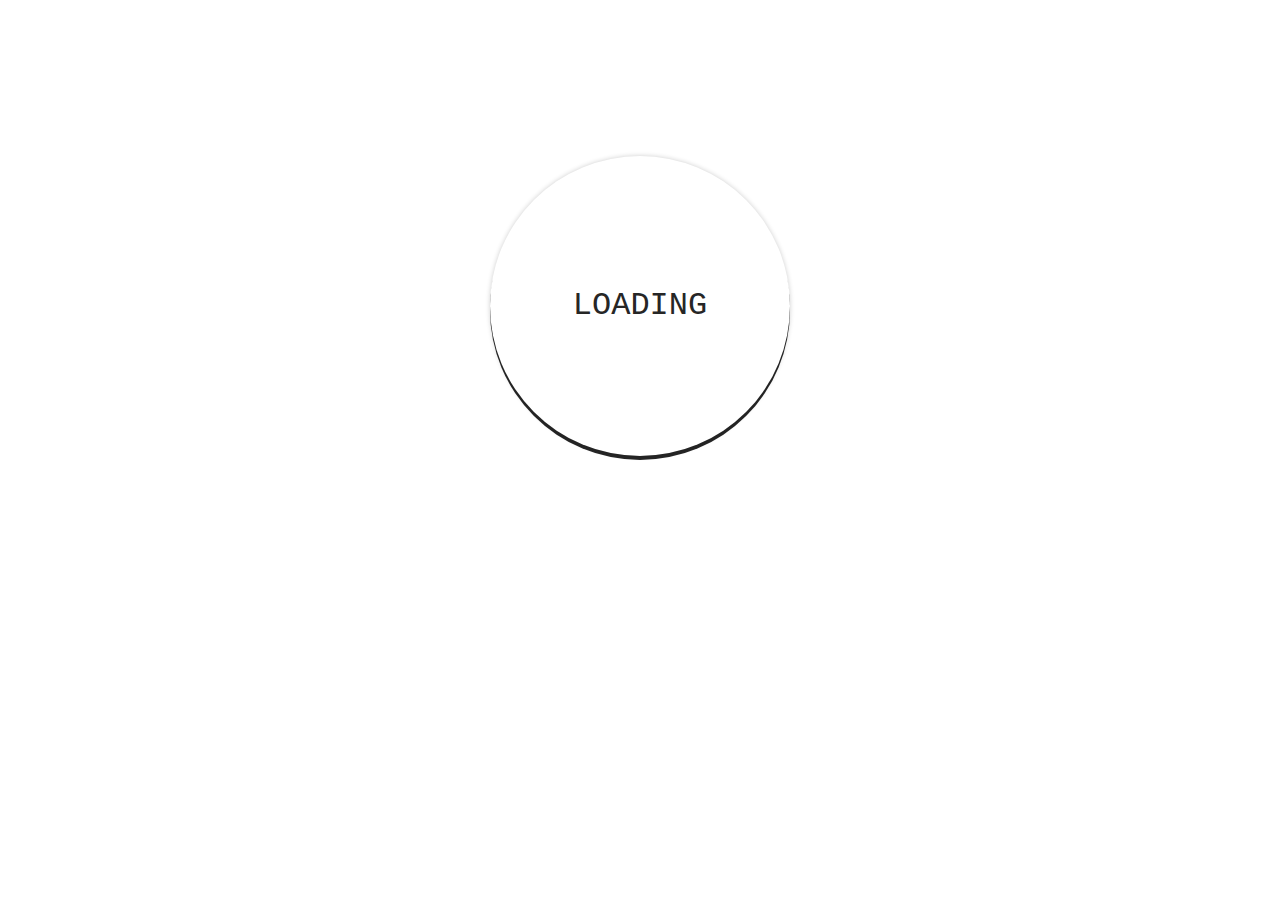
<file: index.html>
<!DOCTYPE html>
<html lang="en">
<head>
    <meta charset="UTF-8">
    <meta name="viewport" content="width=device-width, initial-scale=1.0">
    <link rel="shortcut icon" href="heroimg.png" type="image/x-icon">
    <link rel="stylesheet" href="loading.css"> 
    <title>Loading...</title>
</head>
<body>
    <div class="center">
        <div class="text">LOADING</div>
        <div class="ring"></div>
    </div>
    <script src="loading.js"></script>
</body>
</html>
</file>
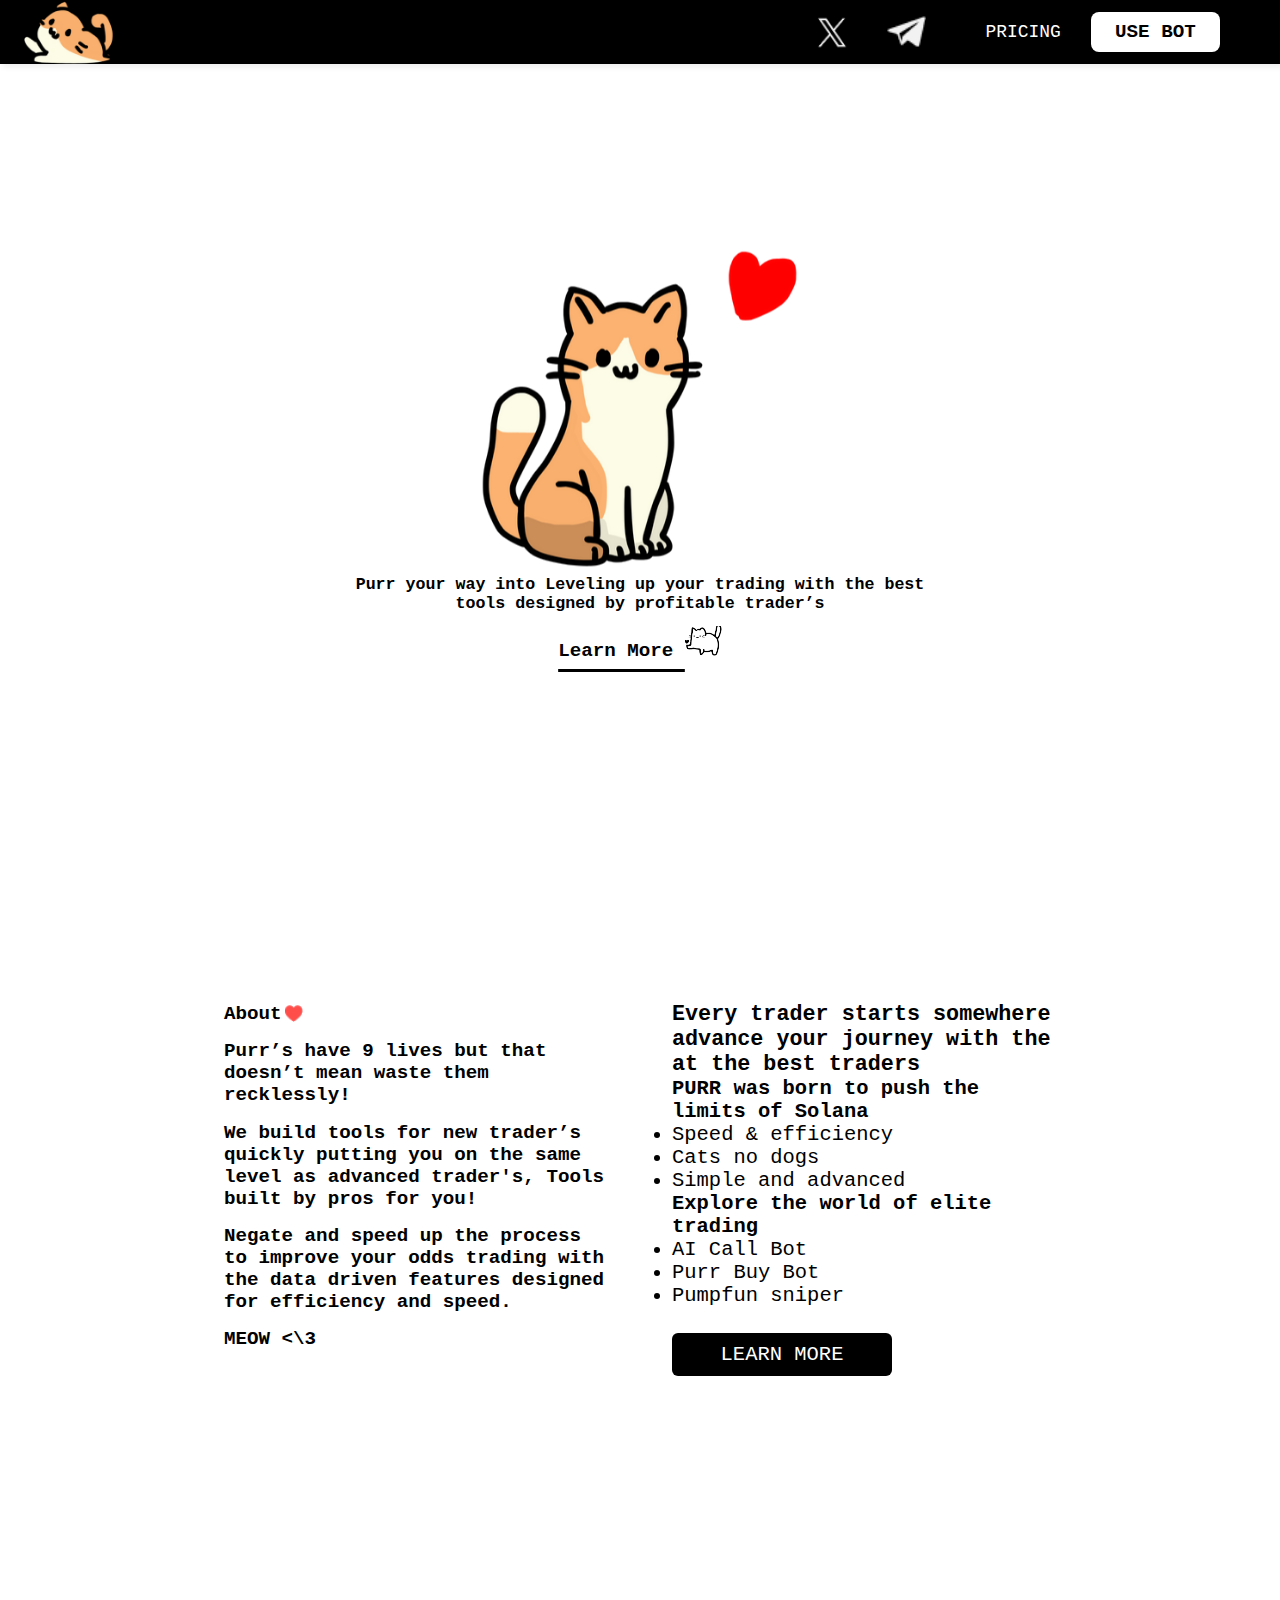
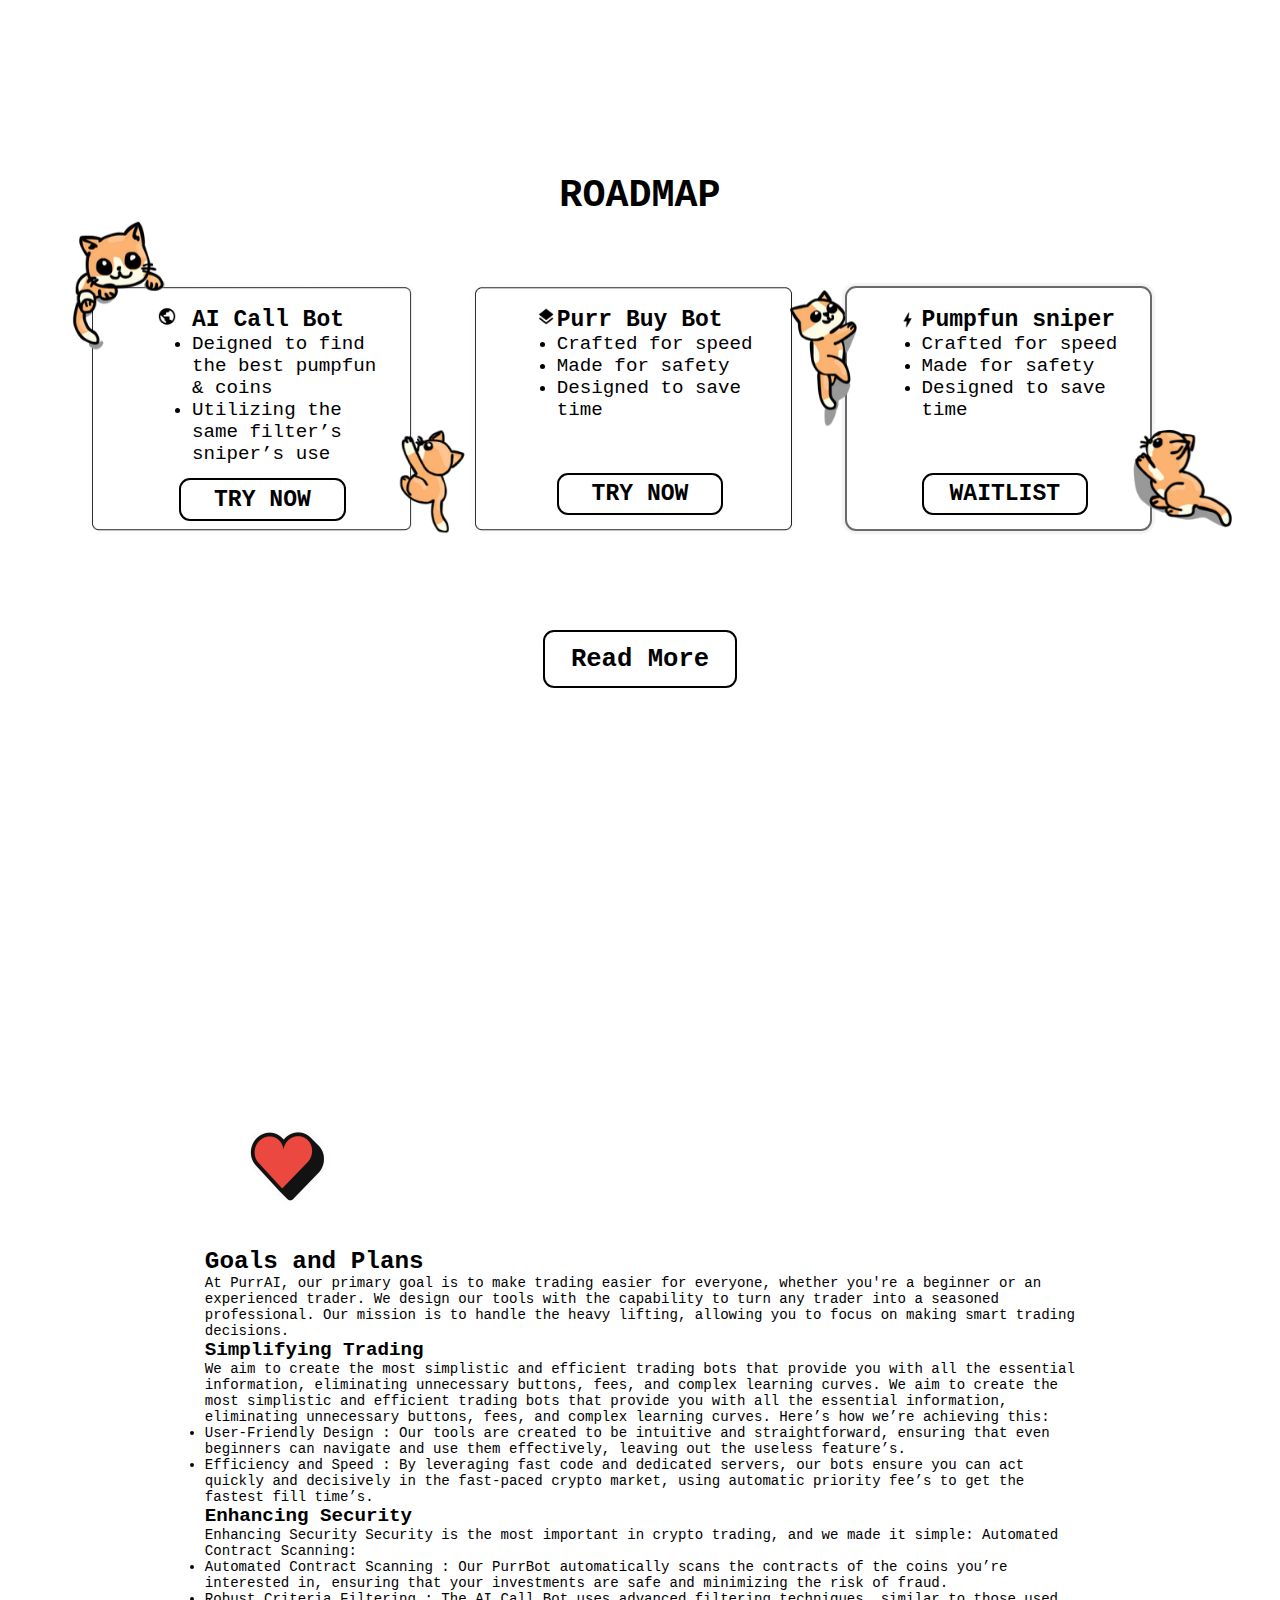
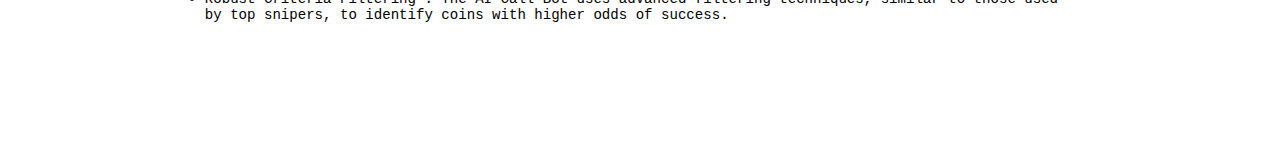
<file: mc.html>
<!DOCTYPE html>
<html lang="en">

<head>
    <meta charset="UTF-8">
    <meta name="viewport" content="width=device-width, initial-scale=1.0">
    <link rel="shortcut icon" href="images/heroimg.png" type="image/x-icon">
    <link rel="stylesheet" href="style.css">
    <title>PurrAI</title>
</head>

<body>
    <nav>
        <ul class="sidebar">
            <li style="padding-top: 10vw;" onclick=hideSidebar()><a href="#"><svg xmlns="http://www.w3.org/2000/svg"
                        height="36px" viewBox="0 -960 960 960" width="40px" fill="white">
                        <path
                            d="m251.33-204.67-46.66-46.66L433.33-480 204.67-708.67l46.66-46.66L480-526.67l228.67-228.66 46.66 46.66L526.67-480l228.66 228.67-46.66 46.66L480-433.33 251.33-204.67Z" />
                    </svg></li></a>
            <li><a class="sidebrmnu sdbrmnu1" href="#">TWITTER</li></a>
            <li><a class="sidebrmnu" href="#">TELEGRAM</li></a>
            <li><a class="sidebrmnu" href="#">PRICING</li></a>
            <li><a class="sidebrmnu" href="#">USE BOT</li> </a>
        </ul>
        <ul>
            <li><a class="pz" href="#"><img src="images/logo.png" alt="" class="logo"></li></a>
            <li><a class="pz hideOnMobile" href="#" class="hideOnMobile"><img style="width: 4vw;"
                        src="images/Button - x.com.png" alt=""></li></a>
            <li><a href="#" class="hideOnMobile"><img style="width: 3vw;" src="images/tele.png" alt=""></li></a>
            <li><a href="#" class="hideOnMobile">PRICING</li></a>
            <li class="blkwt"><a href="#" class="hideOnMobile">USE BOT</li> </a>
            <li class="bur" onclick=showSidebar()><a href="#"><svg xmlns="http://www.w3.org/2000/svg" height="40px"
                        viewBox="0 -960 960 960" width="40px" fill="white">
                        <path
                            d="M120-240v-66.67h720V-240H120Zm0-206.67v-66.66h720v66.66H120Zm0-206.66V-720h720v66.67H120Z" />
                    </svg></a></li>
        </ul>
    </nav>
    <main>
        <section id="sec1">
            <div class="hero">
                <div class="heroimgd"><img class="heroimg jelly" src="images/heroimg.png" alt=""></div>
                <div class="htext1">Purr your way into Leveling up your trading with the best tools designed by
                    profitable trader’s</div>
                <a href="#">
                    <div class="htext2">Learn More <img src="images/image 1.png" alt=""></div>
                </a>
            </div>
        </section>
        <section id="sec2">
            <div class="about">
                <div class="ab-l">
                    <div>About <img class="hrt jelly2" src="images/heart.png" alt="">
                    </div>
                    <div>Purr’s have 9 lives but that doesn’t mean waste them recklessly!</div>
                    <div>We build tools for new trader’s quickly putting you on the same level as advanced trader's,
                        Tools built by pros for you! </div>
                    <div>Negate and speed up the process to improve your odds trading with the data driven features
                        designed for efficiency and speed.
                    </div>
                    <div>MEOW <\3 </div>
                    </div>
                    <div class="ab-r">
                        <div class="bhead">Every trader starts somewhere advance your journey with the at the best
                            traders</div>
                        <div style="font-weight: 800;">PURR was born to push the limits of Solana</div>
                        <div>
                            <ul>
                                <li>Speed & efficiency</li>
                                <li>Cats no dogs</li>
                                <li>Simple and advanced</li>
                            </ul>
                        </div>
                        <div style="font-weight: 800;">Explore the world of elite trading</div>
                        <div>
                            <ul>
                                <li>AI Call Bot</li>
                                <li>Purr Buy Bot</li>
                                <li>Pumpfun sniper</li>
                            </ul>
                        </div>
                        <a href="#">
                            <div class="lm">LEARN MORE</div>
                        </a>
                    </div>
                </div>
        </section>
        <section id="sec3">
            <div class="roadmap">
                <div class="rdmp">ROADMAP</div>
                <div class="sec3imgs">
                    <div><img class="g1" src="images/g1.png" alt=""></div>
                    <div><img class="g2" src="images/g2.png" alt=""></div>
                    <div><img class="g3" src="images/g3.png" alt=""></div> 
                    <div class="g3box"></div>
                </div>
                <div class="s3imgdta">
                    <div class="chwl">
                        <div class="sec3dh">AI Call Bot</div>
                        <div>
                            <ul class="sec3ul">
                                <li class="sec3li">Deigned to find the best pumpfun & coins</li>
                                <li class="sec3li">Utilizing the same filter’s sniper’s use</li>
                            </ul>
                        </div>
                        <a href="#"><div class="sec3btn">TRY NOW</div></a>
                    </div>
                    <div>
                        <div class="sec3dh">Purr Buy Bot</div>
                        <div class="chwl">
                            <ul class="sec3ul">
                                <li class="sec3li">Crafted for speed</li>
                                <li class="sec3li">Made for safety</li>
                                <li class="sec3li">Designed to save time</li>
                            </ul>
                        </div>
                        <a href="#"><div class="sec3btn extm">TRY NOW</div></a>
                    </div>
                    <div class="chwl">
                        <div class="sec3dh">Pumpfun sniper</div>
                        <div>
                            <ul class="sec3ul">
                                <li class="sec3li">Crafted for speed</li>
                                <li class="sec3li">Made for safety</li>
                                <li class="sec3li">Designed to save time</li>
                            </ul>
                        </div>
                        <a href="#"><div class="sec3btn extm qnai">WAITLIST</div></a>
                    </div>
                </div>
                <a href="#"><div class="readmore">Read More</div></a>
            </div>
        </section>
        <section id="sec4">
            <div class="last">
                <div><img class="jelly2" src="images/heart2.png" alt="" class="heart2"></div>
                <div class="lhd">Goals and Plans</div>
                <div class="footertxt">At PurrAI, our primary goal is to make trading easier for everyone, whether you're a beginner or an
                    experienced trader. We design our tools with the capability to turn any trader into a seasoned
                    professional. Our mission is to handle the heavy lifting, allowing you to focus on making smart
                    trading decisions.</div>
                <div class="lhd2">Simplifying Trading</div>
                <div class="footertxt">We aim to create the most simplistic and efficient trading bots that provide you with all the
                    essential information, eliminating unnecessary buttons, fees, and complex learning curves.
                    We aim to create the most simplistic and efficient trading bots that provide you with all the
                    essential information, eliminating unnecessary buttons, fees, and complex learning curves. Here’s
                    how we’re achieving this:
                </div>
                <div>
                    <ul>
                        <li>
                            User-Friendly Design <span class="footertxt">: Our tools are created to be intuitive and straightforward, ensuring
                            that even beginners can navigate and use them effectively, leaving out the useless
                            feature’s.</span>
                        </li>
                        <li>Efficiency and Speed <span class="footertxt">: By leveraging fast code and dedicated servers, our bots ensure you can
                            act quickly and decisively in the fast-paced crypto market, using automatic priority fee’s
                            to get the fastest fill time’s.</span></li>
                    </ul>
                </div>
                <div class="lhd2">Enhancing Security</div>
                <div class="footertxt">Enhancing Security
                    <span> Security is the most important in crypto trading, and we made it simple:
                    Automated Contract Scanning:</div>
                <div>
                    <ul>
                        <li>
                            Automated Contract Scanning <span class="footertxt">: Our PurrBot automatically scans the contracts of the coins
                            you’re interested in, ensuring that your investments are safe and minimizing the risk of
                            fraud.
                        </li>
                        <li class="endm"> Robust Criteria Filtering <span class="footertxt">: The AI Call Bot uses advanced filtering techniques, similar to
                            those used by top snipers, to identify coins with higher odds of success.</span></li>
                    </ul>
                </div>
            </div>
        </section>
    </main>
    <script src="script.js"></script>
</body>

</html>
</file>
<file: loading.css>
body{
    margin: 0;
    padding: 0;
    font-family: 'Courier New', Courier, monospace;

}
.center{
        position: absolute;
        top: 34%;
        left: 50%;
        transform: translate(-50%, -50%);

}
.ring{
    height: 300px;
    width: 300px;
    border-radius: 50%;
    box-shadow: 0 4px #262626;
    animation: animate 1s linear infinite;
}
.text{
    width: 300px;
    height: 300px;
    border-radius: 50%;
    color: #262626;
    position: absolute;
    top: 0;
    left: 0;
    text-align: center;
    line-height: 300px;
    font-size: 2em;
    background: transparent;
    box-shadow: 0 0 5px rgba(0, 0, 0, 0.2);
}
@keyframes animate{
    0%{
        transform: rotate(0deg);
    }
    100%{
        transform: rotate(360deg);
    }
}
</file>
<file: style.css>
*{
    margin: 0;
    padding: 0;
    font-family: 'Courier New', Courier, monospace;
    box-sizing: border-box;
}
.sidebrmnu{
    font-size: 40px;
    font-weight: 800;
    padding-top: 3vw;
}  
a{
    text-decoration: none;
    color: black; 
    overflow: visible;
}
body{
    min-height: 100vh;
    
}
nav{
    background-color: black;
    color: white;
    box-shadow: 3px 3px 5px rgba(92, 90, 90, 0.1);
    overflow: hidden;
}
nav ul {
    width: 100%;
    list-style: none;
    display: flex;
    align-items: center;
    justify-content: center;
    height: 5vw;
}
.hero{
    height: 90vh;
}
.heroimg {
    width: 25vw;
}
.htext1 {
    width: 49vw;
    font-weight: 900;
    font-size: 1.3vw;
    text-align: center;
}
.jelly:hover{
    animation: jelly .4s infinite;
}
.jelly2{
    animation: jelly .4s infinite;
}
@keyframes jelly {
    0%, 100% {
        transform: scale(1, 1);
    }
    25% {
        transform: scale(1, 0.9);
    }
    50% {
        transform: scale(0.9, 1);
    }
    75% {
        transform: scale(1, 0.95);
    }
}
@keyframes jelly2 {
    0%, 100% {
        transform: scale(1, 1);
    }
    25% {
        transform: scale(1, 0.9);
    }
    50% {
        transform: scale(0.9, 1);
    }
    75% {
        transform: scale(1, 0.95);
    }
}
.htext2 {
    font-size: 1.5vw;
    font-weight: bold;
    /* padding-bottom: 2vw; */
    text-decoration: underline;
    line-height: 6vw;
    text-underline-offset: 1vw;
    text-decoration-thickness: 0.2vw;
    transition: all 0.2s ease;
}
.htext2:hover{
    transform: scale(1.1);
}
nav li{
    
}
nav a{
    height: 100%;
    padding: 0 30px;
    text-decoration: none;
    display: flex;
    align-items: center;
    color: white;
    font-weight: 400;
    font-size: 1.4vw;
    transition: all 0.2s ease;
   
}
nav a:hover{
    transform: scale(1.1);
}
nav a:hover{
    color: #dedbdb;

}
nav li:first-child{
    margin-right: auto; 
}
.sidebar{
    position: fixed;
    top: 0;
    right: 0;
    height: 100vh;
    width: 250px;
    z-index: 999;
    backdrop-filter: blur(10px);
    background-color: black;
    box-shadow: -10px 0 10px rgba(0, 0, 0, 0.1);
    display: none;
    flex-direction: column;
    align-items: flex-start;
    justify-content: flex-start;
}
.sidebar li{
    width: 100%;
    

}
.sidebar a{
    width: 100%;
    color: white;
    font-weight: 600;
}
.bur{
    color: white;
}
.logo {
    width: 8.5vw;
    padding-left: 2vw;
}
.bur{
    display: none;
}
.nav >a>img{
    padding: 0;
}
.pz{
    padding: 0;
}
.blkwt>a {
    color: black;
    background-color: white;
    font-weight: 900;
    padding: 0.7vw 1.9vw;
    border-radius: 8px;
    font-size: 1.5vw;
} 
.blkwt:hover{
    color: black;
}
.hero{
    display: flex;
    flex-direction: column;
    align-items: center;
    justify-content: center;
}
.about{
    display: flex;
    padding-top: 10vw;
    justify-content: center;
    align-self: center;
    gap: 5vw;

}
.hrt {
    width: 1.4vw;
    /* padding-top: 1vw; */
    position: relative;
    top: 0.26vw;
    right: 0.6vw;
}
.lm {
    color: white;
    background-color: black;
    padding: 10px;
    text-align: center;
    width: 220px;
    margin-top: 2vw;
    transition: all 0.2s ease;
    border-radius: 6px;
}
.lm:hover{
    transform: scale(1.1);
    color: black;
    background-color: #fff;
    border: 2px solid black; 
}
#sec2{
    height: 100vh;
}
.ab-l {
    width: 30vw;
    font-size: 1.5vw;
    display: flex;
    flex-direction: column;
    gap: 1.2vw;
    font-weight: 800;
}
.bhead{
        font-size: 1.7vw;
        font-weight: 900;
    
}
.ab-r {
    width: 30vw;
    font-size: 1.6vw;
}
.last {
    width: 68vw;
    display: flex;
    flex-direction: column;
    /* align-items: center; */
    /* justify-content: center; */
    font-size: 1.1vw;  
}
#sec4 {
    display: flex;
    justify-content: center;
    height: 75vh;
    align-items: center;

}
.lhd{
        font-size: 1.9vw;
        font-weight: 900;
    
}
.lhd2{
    font-size: 1.5vw;
    font-weight: 900;
}
#sec3{
    height: 100vh;
    display: flex;
    flex-direction: column;
    align-items: center;
    justify-self: center;
    overflow: hidden;
}
.rdmp {
    font-weight: 800;
    font-size: 3vw;
}
.g1 {
    width: 31vw;
}
.g2 {
    width: 26vw;
    margin-top: 4.8vw;
}
.g3 {
    width: 35vw;
    position: relative;
    top: 5.4vw;
    left: -1vw;
    z-index: 2;
}
.chwl {
    width: 17vw;
} 
.s3imgdta {
    display: flex;
    gap: 11.5vw;
    position: relative;
    bottom: 18.5vw;
    right: 5vw;
    font-size: 1.5vw;
    right: -2vw;
}

.g3box {
    top: 5.3vw;
    border-radius: 11px;
    border: 2.6px solid #6b6969;
    height: 19.15vw;
    width: 24vw;
    position: relative;
    right: 31.5vw;
    box-shadow: 0px 0px 2px 3px rgb(243 243 243);
}
.sec3imgs {
    display: flex;
    justify-content: space-around;
    position: relative;
    left: 13.5vw;
    /* width: 46vw; */
}
.readmore{
    font-size: 2vw;
    font-weight: 700;
    border: 2px solid black;
    padding: 1vw 2vw;
    border-radius: 11px;
    margin-top: -10vw;
    transition: all 0.2s ease;
}
.sec3ul {
    width: 16vw;
}
.sec3dh{
    font-size: 1.8vw;
    font-weight: 800;
}
.sec3btn {
    font-size: 1.8vw;
    font-weight: 800;
    border: 2px solid black;
    padding: 0.5vw 1.5vw;
    border-radius: 11px;
    width: 13vw;
    text-align: center;
    margin-top: 1vw;
    position: relative;
    left: -1vw;
    transition: all 0.2s ease;
}
.qnai{
    transition: all 0.2s ease;
    z-index: 2;
}
.qnai:hover{
    transform: scale(1.1);
}
.sec3btn:hover{
    transform: scale(1.1);  
}
.sec3btn:hover{
    color: white;
    background-color: black;
}
.extm{
    margin-top: 4vw;
    left: 0;
}
.readmore:hover{
    transform: scale(1.1);
    color: white;
    background-color: black;
}
.roadmap{
    display: flex;
    flex-direction: column;
    align-items: center;
    justify-self: center;
}
.endm {
    margin-bottom: 9vw;
}    
@media(max-width: 800px){
    .hideOnMobile{
        display: none;
    }
    .bur{
        display: block;
    }
}  
@media(max-width: 768px){
    .heroimg {
        width: 40vw;
    }
    .htext1 {
        width: 55vw;
        font-weight: 900;
        font-size: 2.3vw;
        text-align: center;
    }
    .htext2 {
        font-size: 2.5vw;
        font-weight: bold;
        /* padding-bottom: 2vw; */
        text-decoration: underline;
        line-height: 6vw;
        text-underline-offset: 1vw;
        text-decoration-thickness: 0.2vw;
        transition: all 0.2s ease;
        padding-top: 1vw;
    }
    nav ul {
        width: 100%;
        list-style: none;
        display: flex;
        align-items: center;
        justify-content: center;
        height: 7vw;
    }
    .logo {
        width: 10.3vw;
        padding-left: 2vw;
    }
    .about {
        display: flex;
        padding-top: 10vw;
        justify-content: center;
        align-self: center;
        gap: 3vw;
    }
    .ab-l {
        width: 36vw;
        font-size: 1.8vw;
        display: flex;
        flex-direction: column;
        gap: 1.2vw;
        font-weight: 800;
    }
    .ab-r {
        width: 32vw;
        font-size: 1.6vw;
    }
    .bhead {
        font-size: 2.25vw;
        font-weight: 900;
    }    
    .rdmp {
        font-weight: 800;
        font-size: 6vw;
    }
    #sec2 {
        height: 100vh;
    }
    #sec4 {
        display: flex;
        justify-content: center;
        height: 51vh;
        align-items: center;
    }
    .endm {
        margin-bottom: 10vw;
    }    
    .last {
        width: 84vw;
        display: flex;
        flex-direction: column;
        /* align-items: center; */
        /* justify-content: center; */
        font-size: 1.6vw;
    }
}
@media(max-width: 480px){
    nav ul {
        width: 100%;
        list-style: none;
        display: flex;
        align-items: center;
        justify-content: center;
        height: 18vw;
    }
    .heroimg {
        width: 90vw;
    }
    .hero {
        display: flex;
        flex-direction: column;
        align-items: center;
        justify-content: flex-start;
        margin-top: 5vw;
    }
    .htext1 {
        width: 90vw;
        font-weight: 900;
        font-size: 7.3vw;
        text-align: left;
    }
    .htext2 {
        font-size: 10.5vw;
        font-weight: bold;
        /* padding-bottom: 2vw; */
        text-decoration: underline;
        line-height: 6vw;
        text-underline-offset: 1vw;
        text-decoration-thickness: 0.2vw;
        transition: all 0.2s ease;
        padding-top: 12vw;
    }  
    .logo {
        width: 22.3vw;
        padding-left: 2vw;
    }
    .about {
        display: flex;
        padding-top: 0;
        justify-content: center;
        align-self: center;
        gap: 8vw;
        flex-direction: column;
        align-items: center;
    }
    .bhead {
        font-size: 5.25vw;
        font-weight: 900;
    }
    .ab-l {
        width: 90vw;
        font-size: 4.6vw;
        display: flex;
        flex-direction: column;
        gap: 1.2vw;
        font-weight: 800;
    }
    .hrt {
        width: 7.4vw;
        /* padding-top: 1vw; */
        position: relative;
        top: 0.26vw;
        right: 0.6vw;
    }
    .ab-r {
        width: 84vw;
        font-size: 5.6vw;
    }
    .bhead {
        font-size: 5.25vw;
        font-weight: 900;
    }
    .ab-r {
        width: 84vw;
        font-size: 5.6vw;
        gap: 2vw;
        display: flex;
        flex-direction: column;
    }
    .lm {
        color: white;
        background-color: black;
        padding: 10px;
        text-align: center;
        width: 220px;
        margin-top: 0vw;  
        transition: all 0.2s ease;
        border-radius: 6px;
        margin-left: 9vw;
    }
    .rdmp {
        font-weight: 800;
        font-size: 15vw;
    }
    .g1 {
        width: 73vw;
        right: 12vw;
        position: relative;
    } 
    .sec3imgs {
        display: flex;
        justify-content: center;
        position: relative;
        left: 13.5vw;
        /* width: 46vw; */
        flex-direction: column;
    }
    .g2 {
        width: 63vw;
        margin-top: 3.8vw;
        position: relative;
        right: 10vw;
    }
    .g3 {
        width: 77vw;
        position: relative;
        top: 12.4vw;
        left: -18vw;
        z-index: 2;
    }
    .g3box {
        top: -33.7vw;
        border-radius: 6px;
        border: 2.6px solid #6b6969;
        height: 46.15vw;
        width: 61vw;
        position: relative;
        right: 8.5vw;
        box-shadow: 0px 0px 2px 3px rgb(243 243 243);
    }
    .s3imgdta {
        display: flex;
        gap: 11.5vw;
        position: relative;
        bottom: 196.5vw;
        right: 5vw;
        font-size: 3.5vw;
        right: -2vw;
        flex-direction: column;
    }
    .sec3ul {
        width: 56.7vw;
    }
         .s3imgdta {
            display: flex;
            gap: 27.5vw;
            position: relative;
            bottom: 181.5vw;
            right: 7vw;
            font-size: 3.8vw;
            right: 5.6vw;
            flex-direction: column;
        }
    .sec3dh {
        font-size: 4.8vw;
        font-weight: 800;
        width: 42vw;
    }
    #sec3{
        margin-top: 15vw; 
    }
    .sec3btn {
        font-size: 3.2vw;
        font-weight: 800;
        border: 2px solid black;
        padding: 0.5vw 1.5vw;
        border-radius: 11px;
        width: 43vw;
        text-align: center;
        margin-top: 1vw;
        position: relative;
        left: -1vw;
        transition: all 0.2s ease;
    }
    #sec4 {
        display: flex;
        justify-content: center;
        height: 60vh;
        align-items: center;
    } 
    .last {
        width: 84vw;
        display: flex;
        flex-direction: column;
        /* align-items: center; */
        /* justify-content: center; */
        font-size: 7vw;
    }
    .footertxt{
        display: none;
    }
    .lhd {
        font-size: 8.9vw;
        font-weight: 900;
    }   
    .lhd2 {
        font-size: 6.5vw;
        font-weight: 900;
    }
        
    
}
</file>
